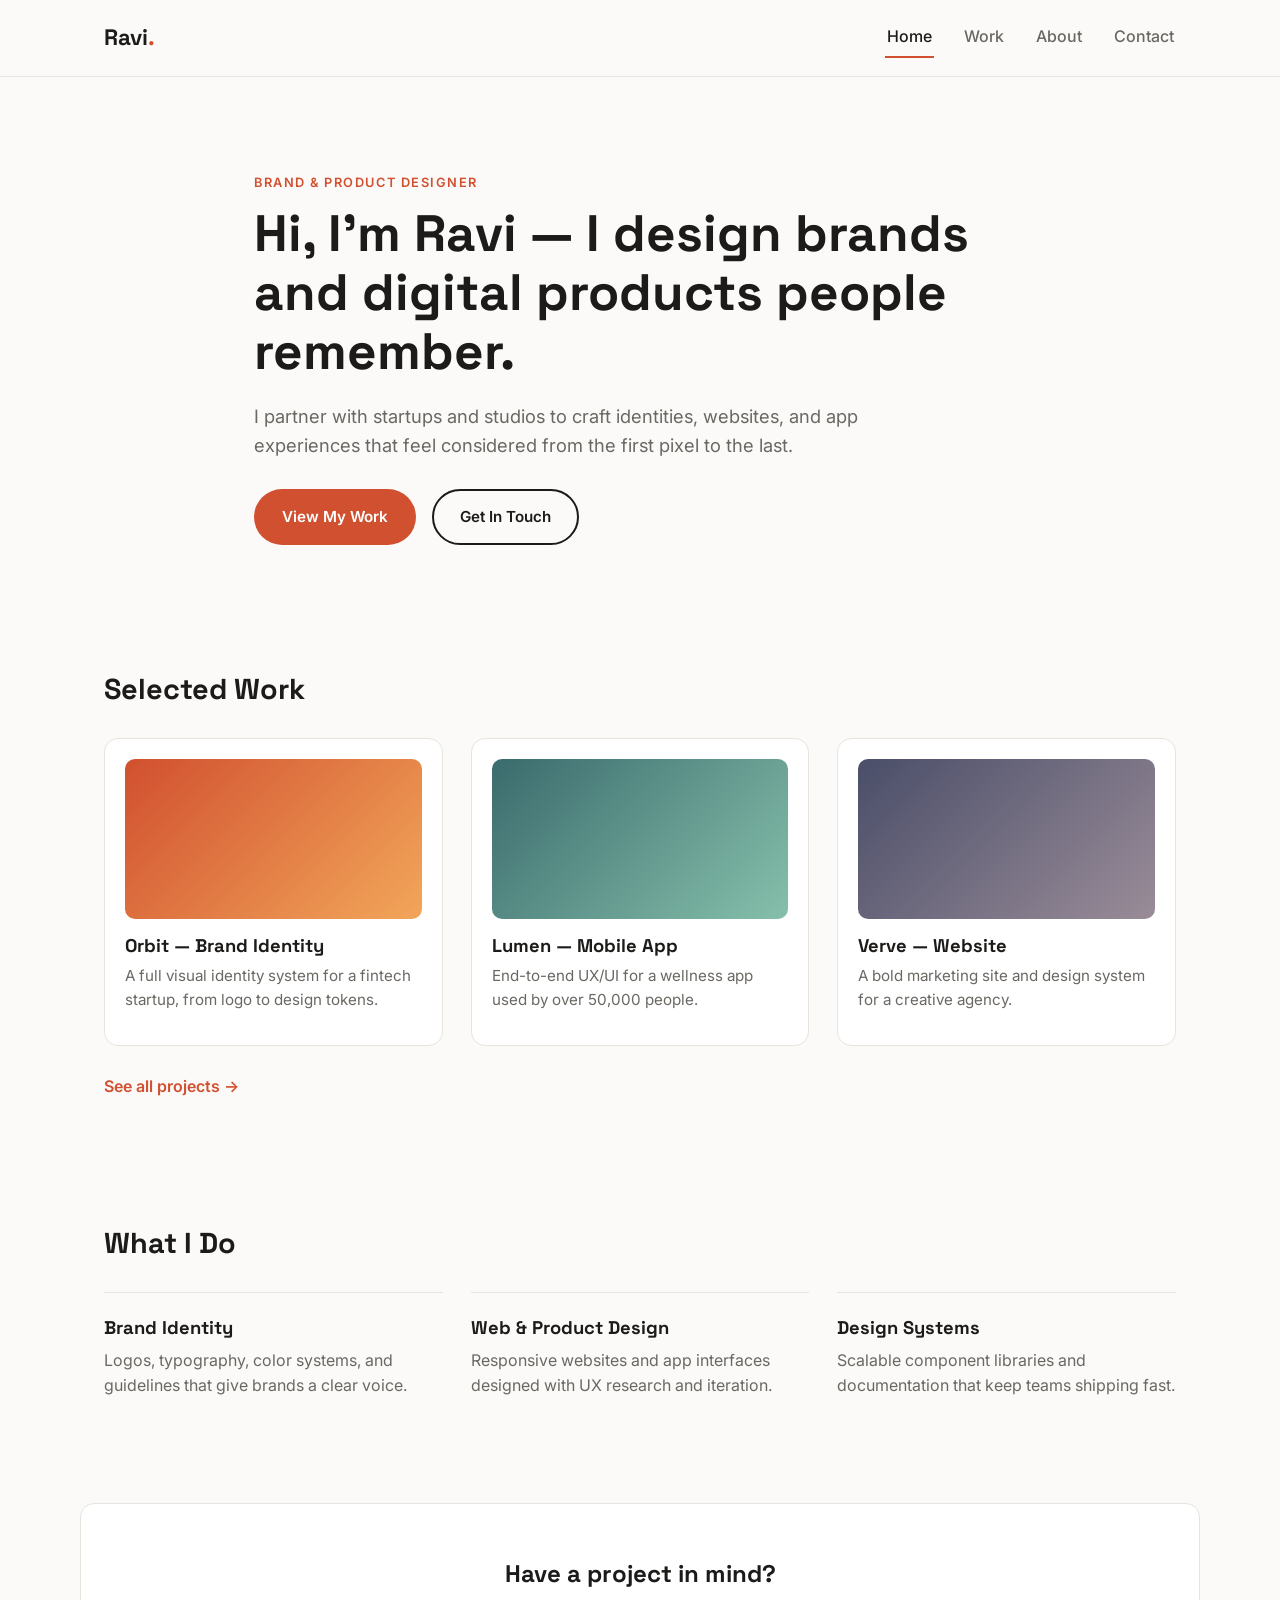
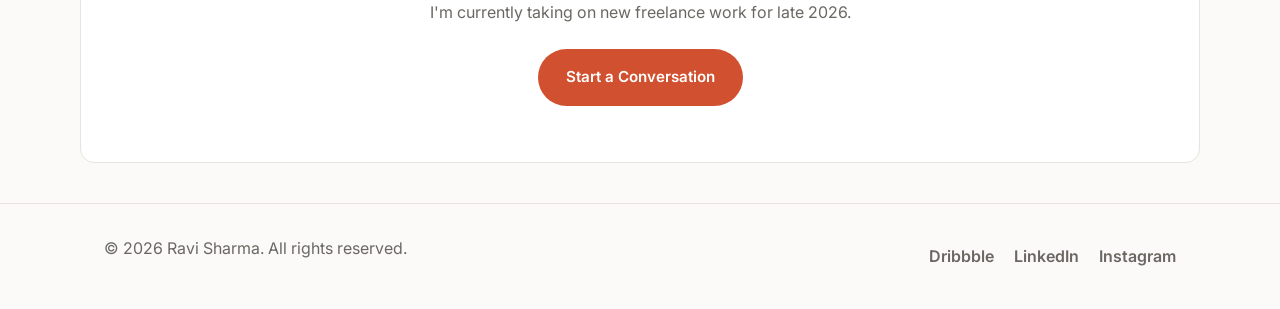
<file: index.html>
<!DOCTYPE html>
<html lang="en">
<head>
<meta charset="UTF-8">
<meta name="viewport" content="width=device-width, initial-scale=1.0">
<title>Ravi Sharma — Designer</title>
<meta name="description" content="Ravi Sharma is a multidisciplinary designer crafting brand identities, digital products, and print experiences.">
<link rel="preconnect" href="https://fonts.googleapis.com">
<link rel="stylesheet" href="https://fonts.googleapis.com/css2?family=Space+Grotesk:wght@400;500;700&family=Inter:wght@400;500;600&display=swap">
<link rel="stylesheet" href="css/styles.css">
</head>
<body>
<a class="skip-link" href="#main">Skip to content</a>
<header class="site-header">
  <div class="container header-inner">
    <a href="index.html" class="logo">Ravi<span>.</span></a>
    <button class="nav-toggle" id="navToggle" aria-label="Toggle navigation" aria-expanded="false" aria-controls="primaryNav">
      <span></span><span></span><span></span>
    </button>
    <nav class="site-nav" id="primaryNav">
      <a href="index.html" class="active">Home</a>
      <a href="work.html">Work</a>
      <a href="about.html">About</a>
      <a href="contact.html">Contact</a>
    </nav>
  </div>
</header>

<main id="main">
  <section class="hero container">
    <p class="eyebrow">Brand &amp; Product Designer</p>
    <h1>Hi, I'm Ravi — I design brands and digital products people remember.</h1>
    <p class="lead">I partner with startups and studios to craft identities, websites, and app experiences that feel considered from the first pixel to the last.</p>
    <div class="hero-actions">
      <a href="work.html" class="btn btn-primary">View My Work</a>
      <a href="contact.html" class="btn btn-outline">Get In Touch</a>
    </div>
  </section>

  <section class="section container">
    <h2 class="section-title">Selected Work</h2>
    <div class="grid grid-3">
      <article class="card">
        <div class="card-thumb thumb-1" role="img" aria-label="Orbit brand identity thumbnail"></div>
        <h3>Orbit — Brand Identity</h3>
        <p>A full visual identity system for a fintech startup, from logo to design tokens.</p>
      </article>
      <article class="card">
        <div class="card-thumb thumb-2" role="img" aria-label="Lumen app thumbnail"></div>
        <h3>Lumen — Mobile App</h3>
        <p>End-to-end UX/UI for a wellness app used by over 50,000 people.</p>
      </article>
      <article class="card">
        <div class="card-thumb thumb-3" role="img" aria-label="Verve website thumbnail"></div>
        <h3>Verve — Website</h3>
        <p>A bold marketing site and design system for a creative agency.</p>
      </article>
    </div>
    <div class="section-cta">
      <a href="work.html" class="link-arrow">See all projects →</a>
    </div>
  </section>

  <section class="section container services">
    <h2 class="section-title">What I Do</h2>
    <div class="grid grid-3">
      <div class="service">
        <h3>Brand Identity</h3>
        <p>Logos, typography, color systems, and guidelines that give brands a clear voice.</p>
      </div>
      <div class="service">
        <h3>Web &amp; Product Design</h3>
        <p>Responsive websites and app interfaces designed with UX research and iteration.</p>
      </div>
      <div class="service">
        <h3>Design Systems</h3>
        <p>Scalable component libraries and documentation that keep teams shipping fast.</p>
      </div>
    </div>
  </section>

  <section class="section container cta-band">
    <h2>Have a project in mind?</h2>
    <p>I'm currently taking on new freelance work for late 2026.</p>
    <a href="contact.html" class="btn btn-primary">Start a Conversation</a>
  </section>
</main>

<footer class="site-footer">
  <div class="container footer-inner">
    <p>&copy; <span id="year"></span> Ravi Sharma. All rights reserved.</p>
    <div class="social-links">
      <a href="https://dribbble.com" target="_blank" rel="noopener noreferrer">Dribbble</a>
      <a href="https://linkedin.com" target="_blank" rel="noopener noreferrer">LinkedIn</a>
      <a href="https://instagram.com" target="_blank" rel="noopener noreferrer">Instagram</a>
    </div>
  </div>
</footer>
<script src="js/main.js"></script>
</body>
</html>
</file>
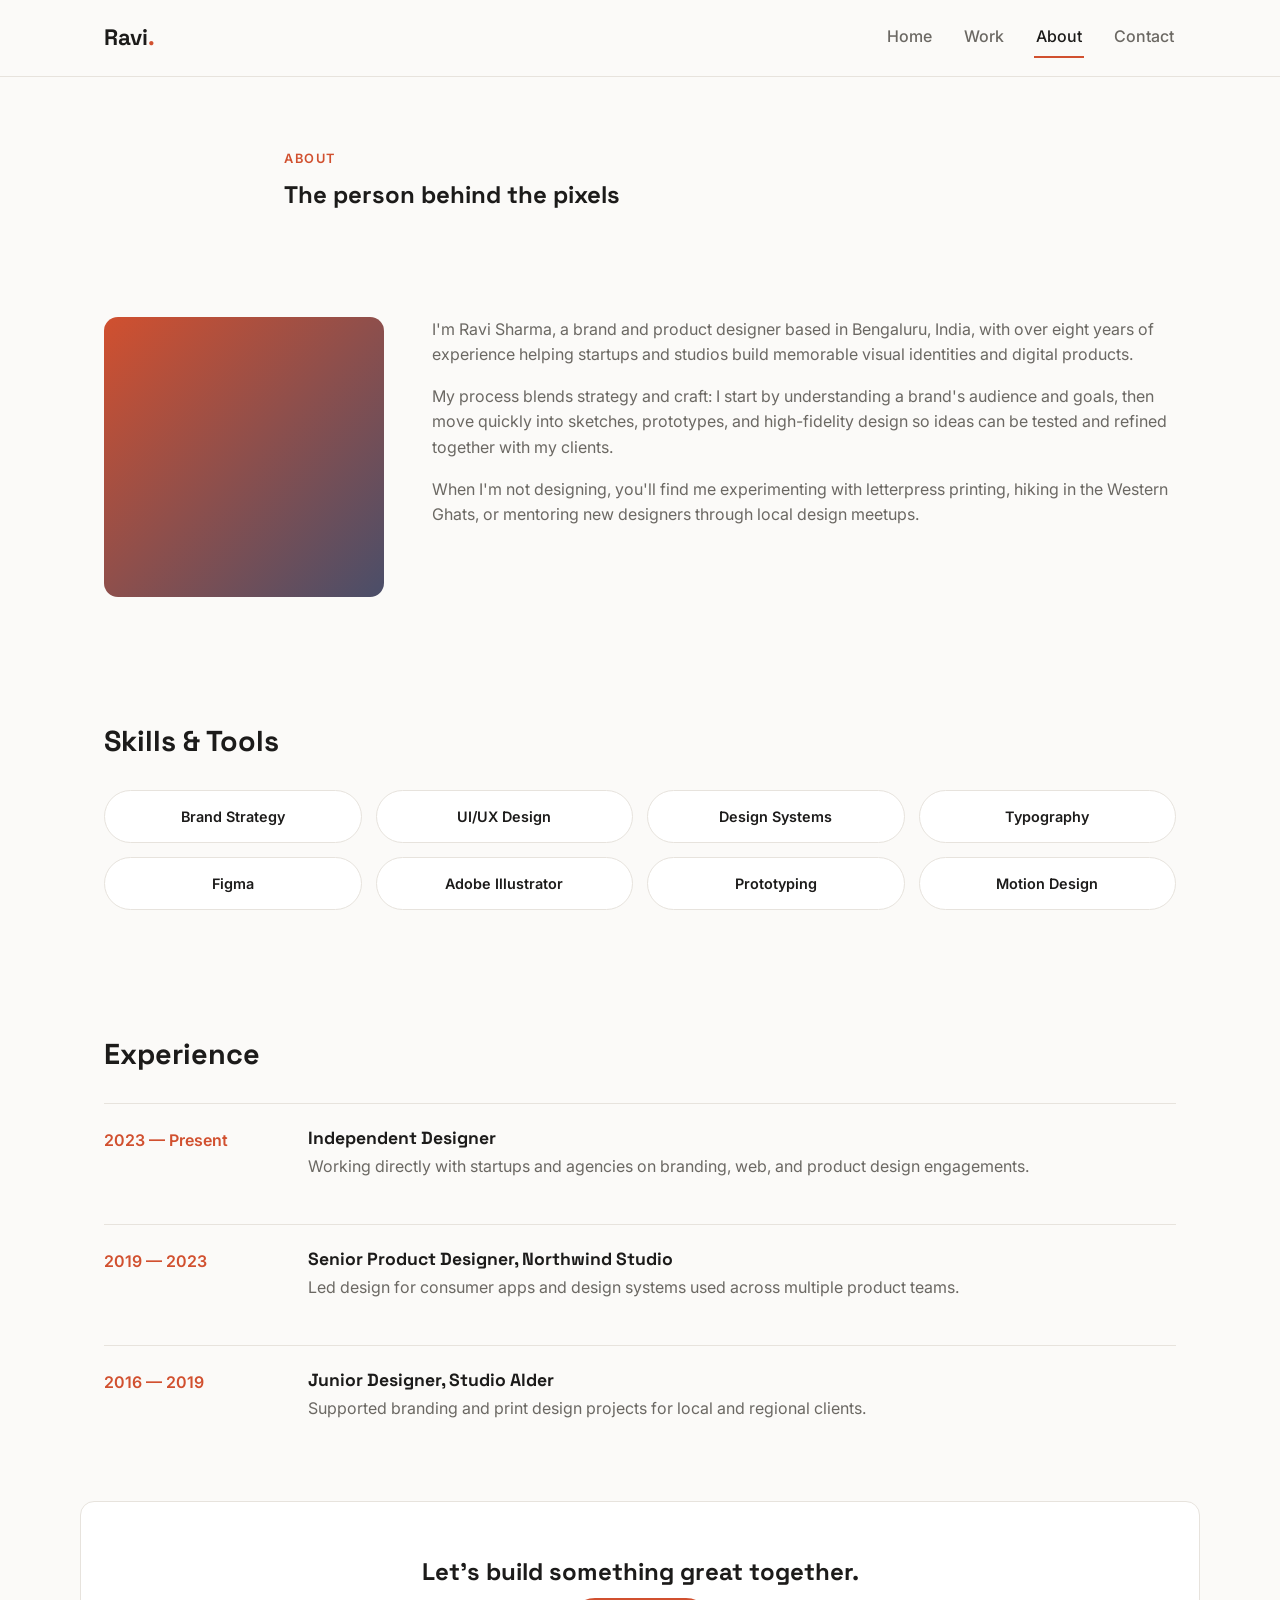
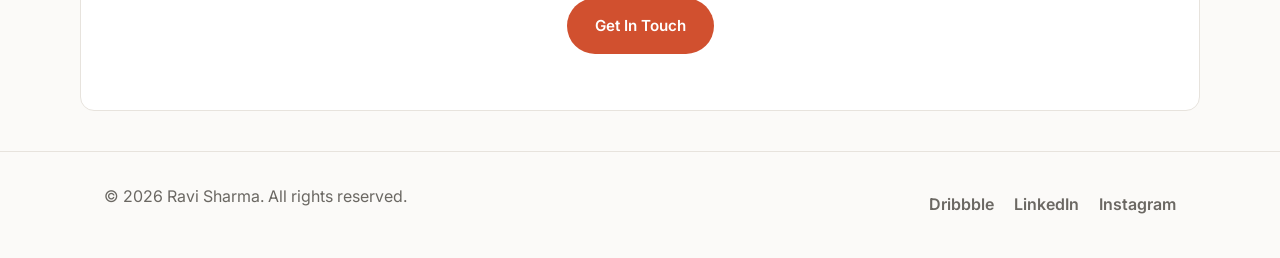
<file: about.html>
<!DOCTYPE html>
<html lang="en">
<head>
<meta charset="UTF-8">
<meta name="viewport" content="width=device-width, initial-scale=1.0">
<title>About — Ravi Sharma</title>
<meta name="description" content="Learn about Ravi Sharma's background, skills, and design process.">
<link rel="preconnect" href="https://fonts.googleapis.com">
<link rel="stylesheet" href="https://fonts.googleapis.com/css2?family=Space+Grotesk:wght@400;500;700&family=Inter:wght@400;500;600&display=swap">
<link rel="stylesheet" href="css/styles.css">
</head>
<body>
<a class="skip-link" href="#main">Skip to content</a>
<header class="site-header">
  <div class="container header-inner">
    <a href="index.html" class="logo">Ravi<span>.</span></a>
    <button class="nav-toggle" id="navToggle" aria-label="Toggle navigation" aria-expanded="false" aria-controls="primaryNav">
      <span></span><span></span><span></span>
    </button>
    <nav class="site-nav" id="primaryNav">
      <a href="index.html">Home</a>
      <a href="work.html">Work</a>
      <a href="about.html" class="active">About</a>
      <a href="contact.html">Contact</a>
    </nav>
  </div>
</header>

<main id="main">
  <section class="page-header container">
    <p class="eyebrow">About</p>
    <h1>The person behind the pixels</h1>
  </section>

  <section class="section container about-grid">
    <div class="about-photo" role="img" aria-label="Portrait placeholder of Ravi Sharma"></div>
    <div class="about-copy">
      <p>I'm Ravi Sharma, a brand and product designer based in Bengaluru, India, with over eight years of experience helping startups and studios build memorable visual identities and digital products.</p>
      <p>My process blends strategy and craft: I start by understanding a brand's audience and goals, then move quickly into sketches, prototypes, and high-fidelity design so ideas can be tested and refined together with my clients.</p>
      <p>When I'm not designing, you'll find me experimenting with letterpress printing, hiking in the Western Ghats, or mentoring new designers through local design meetups.</p>
    </div>
  </section>

  <section class="section container">
    <h2 class="section-title">Skills &amp; Tools</h2>
    <div class="grid grid-4 skills-grid">
      <div class="skill-pill">Brand Strategy</div>
      <div class="skill-pill">UI/UX Design</div>
      <div class="skill-pill">Design Systems</div>
      <div class="skill-pill">Typography</div>
      <div class="skill-pill">Figma</div>
      <div class="skill-pill">Adobe Illustrator</div>
      <div class="skill-pill">Prototyping</div>
      <div class="skill-pill">Motion Design</div>
    </div>
  </section>

  <section class="section container">
    <h2 class="section-title">Experience</h2>
    <ul class="timeline">
      <li>
        <div class="timeline-year">2023 — Present</div>
        <div class="timeline-body">
          <h3>Independent Designer</h3>
          <p>Working directly with startups and agencies on branding, web, and product design engagements.</p>
        </div>
      </li>
      <li>
        <div class="timeline-year">2019 — 2023</div>
        <div class="timeline-body">
          <h3>Senior Product Designer, Northwind Studio</h3>
          <p>Led design for consumer apps and design systems used across multiple product teams.</p>
        </div>
      </li>
      <li>
        <div class="timeline-year">2016 — 2019</div>
        <div class="timeline-body">
          <h3>Junior Designer, Studio Alder</h3>
          <p>Supported branding and print design projects for local and regional clients.</p>
        </div>
      </li>
    </ul>
  </section>

  <section class="section container cta-band">
    <h2>Let's build something great together.</h2>
    <a href="contact.html" class="btn btn-primary">Get In Touch</a>
  </section>
</main>

<footer class="site-footer">
  <div class="container footer-inner">
    <p>&copy; <span id="year"></span> Ravi Sharma. All rights reserved.</p>
    <div class="social-links">
      <a href="https://dribbble.com" target="_blank" rel="noopener noreferrer">Dribbble</a>
      <a href="https://linkedin.com" target="_blank" rel="noopener noreferrer">LinkedIn</a>
      <a href="https://instagram.com" target="_blank" rel="noopener noreferrer">Instagram</a>
    </div>
  </div>
</footer>
<script src="js/main.js"></script>
</body>
</html>
</file>
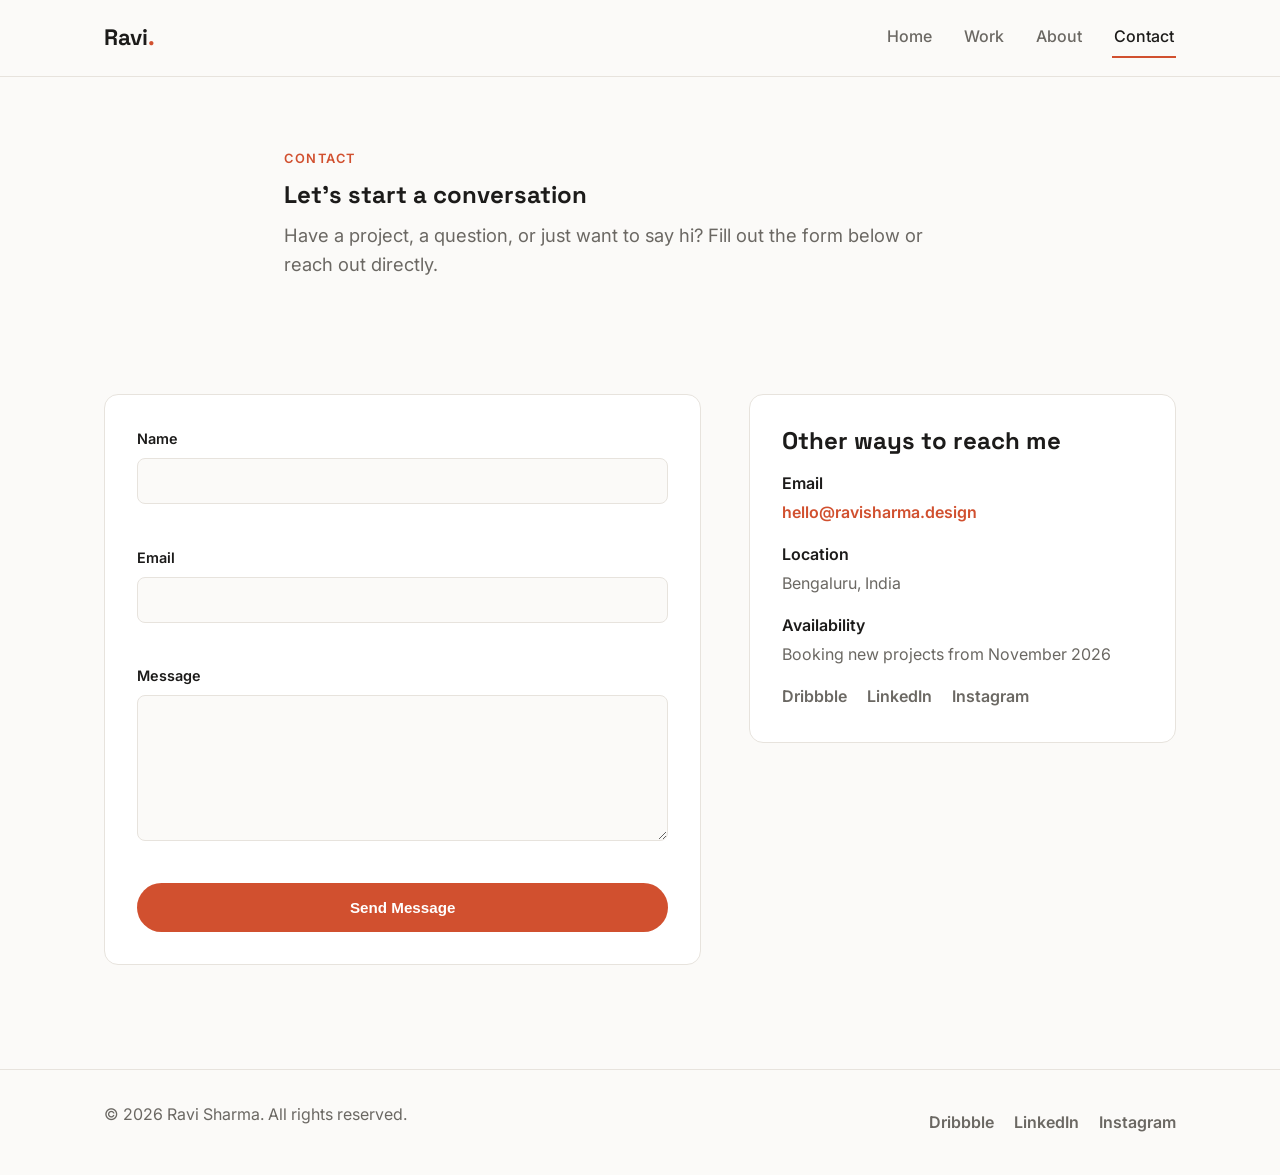
<file: contact.html>
<!DOCTYPE html>
<html lang="en">
<head>
<meta charset="UTF-8">
<meta name="viewport" content="width=device-width, initial-scale=1.0">
<title>Contact — Ravi Sharma</title>
<meta name="description" content="Get in touch with Ravi Sharma to discuss your next design project.">
<link rel="preconnect" href="https://fonts.googleapis.com">
<link rel="stylesheet" href="https://fonts.googleapis.com/css2?family=Space+Grotesk:wght@400;500;700&family=Inter:wght@400;500;600&display=swap">
<link rel="stylesheet" href="css/styles.css">
</head>
<body>
<a class="skip-link" href="#main">Skip to content</a>
<header class="site-header">
  <div class="container header-inner">
    <a href="index.html" class="logo">Ravi<span>.</span></a>
    <button class="nav-toggle" id="navToggle" aria-label="Toggle navigation" aria-expanded="false" aria-controls="primaryNav">
      <span></span><span></span><span></span>
    </button>
    <nav class="site-nav" id="primaryNav">
      <a href="index.html">Home</a>
      <a href="work.html">Work</a>
      <a href="about.html">About</a>
      <a href="contact.html" class="active">Contact</a>
    </nav>
  </div>
</header>

<main id="main">
  <section class="page-header container">
    <p class="eyebrow">Contact</p>
    <h1>Let's start a conversation</h1>
    <p class="lead">Have a project, a question, or just want to say hi? Fill out the form below or reach out directly.</p>
  </section>

  <section class="section container contact-grid">
    <form class="contact-form" id="contactForm" novalidate>
      <div class="form-row">
        <label for="name">Name</label>
        <input type="text" id="name" name="name" required autocomplete="name">
        <span class="form-error" id="nameError" role="alert"></span>
      </div>
      <div class="form-row">
        <label for="email">Email</label>
        <input type="email" id="email" name="email" required autocomplete="email">
        <span class="form-error" id="emailError" role="alert"></span>
      </div>
      <div class="form-row">
        <label for="message">Message</label>
        <textarea id="message" name="message" rows="6" required></textarea>
        <span class="form-error" id="messageError" role="alert"></span>
      </div>
      <button type="submit" class="btn btn-primary">Send Message</button>
      <p class="form-success" id="formSuccess" role="status" hidden>Thanks! Your message has been noted — Ravi will get back to you soon.</p>
    </form>

    <aside class="contact-info">
      <h2>Other ways to reach me</h2>
      <dl>
        <dt>Email</dt>
        <dd><a href="mailto:hello@ravisharma.design">hello@ravisharma.design</a></dd>
        <dt>Location</dt>
        <dd>Bengaluru, India</dd>
        <dt>Availability</dt>
        <dd>Booking new projects from November 2026</dd>
      </dl>
      <div class="social-links">
        <a href="https://dribbble.com" target="_blank" rel="noopener noreferrer">Dribbble</a>
        <a href="https://linkedin.com" target="_blank" rel="noopener noreferrer">LinkedIn</a>
        <a href="https://instagram.com" target="_blank" rel="noopener noreferrer">Instagram</a>
      </div>
    </aside>
  </section>
</main>

<footer class="site-footer">
  <div class="container footer-inner">
    <p>&copy; <span id="year"></span> Ravi Sharma. All rights reserved.</p>
    <div class="social-links">
      <a href="https://dribbble.com" target="_blank" rel="noopener noreferrer">Dribbble</a>
      <a href="https://linkedin.com" target="_blank" rel="noopener noreferrer">LinkedIn</a>
      <a href="https://instagram.com" target="_blank" rel="noopener noreferrer">Instagram</a>
    </div>
  </div>
</footer>
<script src="js/main.js"></script>
</body>
</html>
</file>
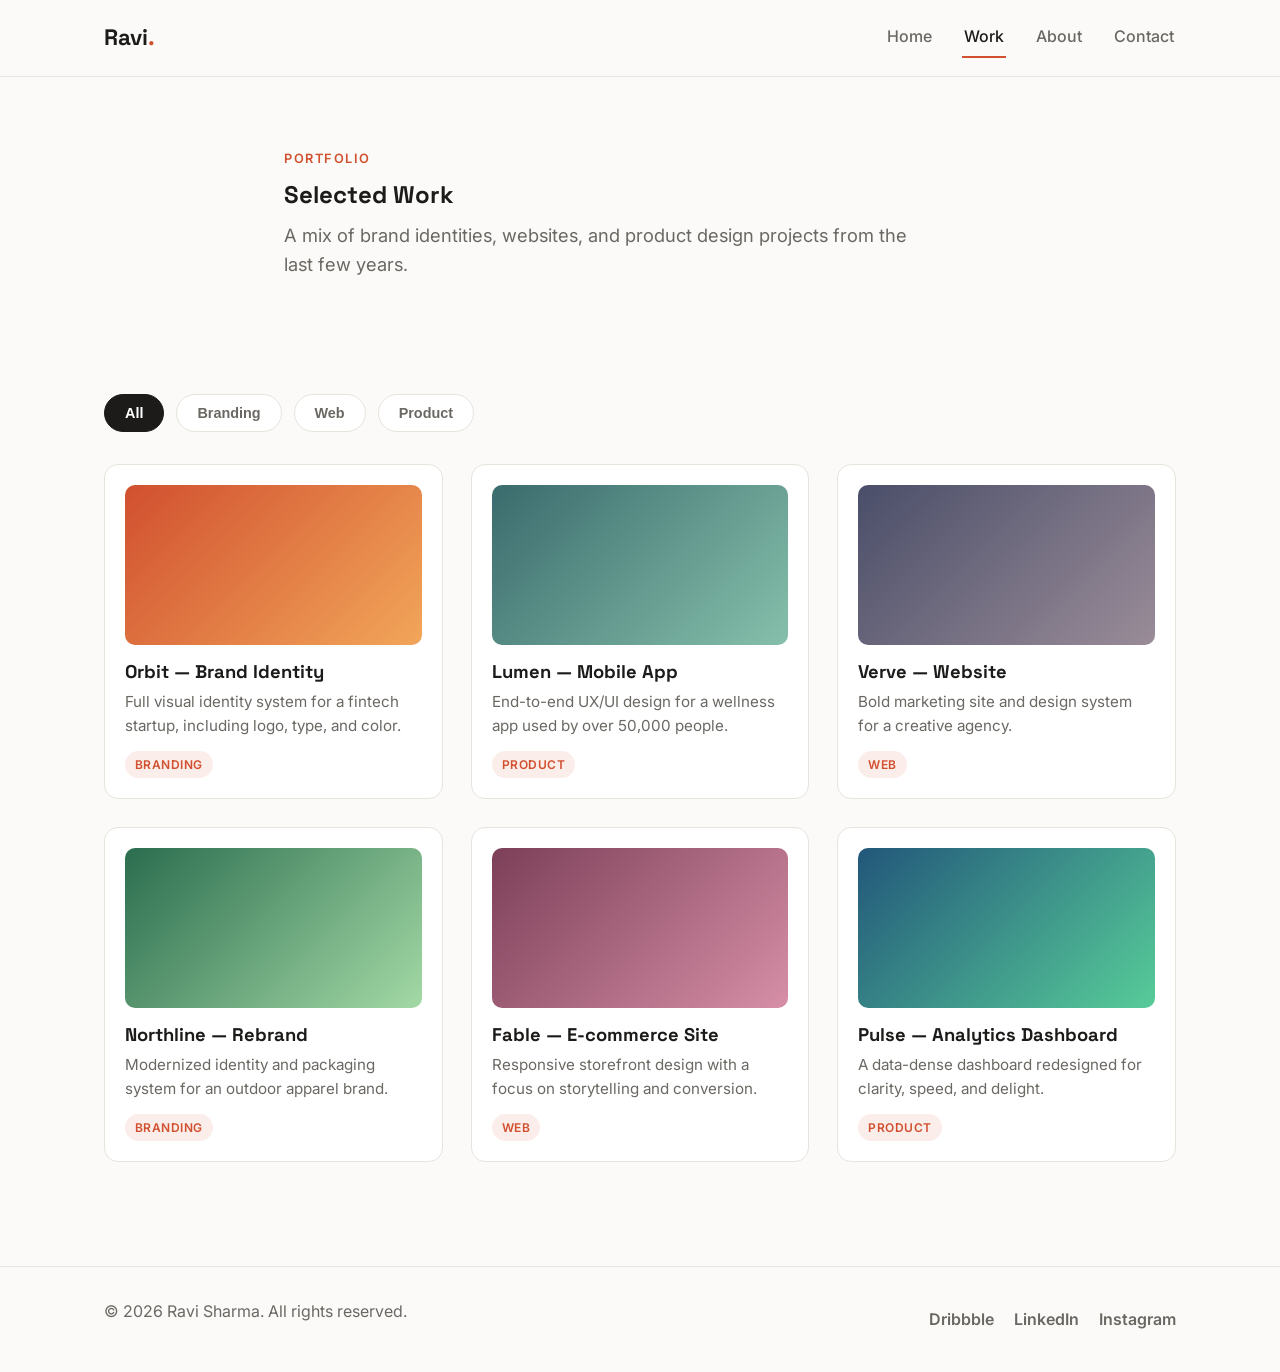
<file: work.html>
<!DOCTYPE html>
<html lang="en">
<head>
<meta charset="UTF-8">
<meta name="viewport" content="width=device-width, initial-scale=1.0">
<title>Work — Ravi Sharma</title>
<meta name="description" content="A selection of branding, web, and product design projects by Ravi Sharma.">
<link rel="preconnect" href="https://fonts.googleapis.com">
<link rel="stylesheet" href="https://fonts.googleapis.com/css2?family=Space+Grotesk:wght@400;500;700&family=Inter:wght@400;500;600&display=swap">
<link rel="stylesheet" href="css/styles.css">
</head>
<body>
<a class="skip-link" href="#main">Skip to content</a>
<header class="site-header">
  <div class="container header-inner">
    <a href="index.html" class="logo">Ravi<span>.</span></a>
    <button class="nav-toggle" id="navToggle" aria-label="Toggle navigation" aria-expanded="false" aria-controls="primaryNav">
      <span></span><span></span><span></span>
    </button>
    <nav class="site-nav" id="primaryNav">
      <a href="index.html">Home</a>
      <a href="work.html" class="active">Work</a>
      <a href="about.html">About</a>
      <a href="contact.html">Contact</a>
    </nav>
  </div>
</header>

<main id="main">
  <section class="page-header container">
    <p class="eyebrow">Portfolio</p>
    <h1>Selected Work</h1>
    <p class="lead">A mix of brand identities, websites, and product design projects from the last few years.</p>
  </section>

  <section class="section container">
    <div class="filter-bar" role="tablist" aria-label="Filter projects by category">
      <button class="filter-btn active" data-filter="all" role="tab" aria-selected="true">All</button>
      <button class="filter-btn" data-filter="branding" role="tab" aria-selected="false">Branding</button>
      <button class="filter-btn" data-filter="web" role="tab" aria-selected="false">Web</button>
      <button class="filter-btn" data-filter="product" role="tab" aria-selected="false">Product</button>
    </div>

    <div class="grid grid-3" id="projectGrid">
      <article class="card" data-category="branding">
        <div class="card-thumb thumb-1" role="img" aria-label="Orbit brand identity thumbnail"></div>
        <h3>Orbit — Brand Identity</h3>
        <p>Full visual identity system for a fintech startup, including logo, type, and color.</p>
        <span class="tag">Branding</span>
      </article>
      <article class="card" data-category="product">
        <div class="card-thumb thumb-2" role="img" aria-label="Lumen app thumbnail"></div>
        <h3>Lumen — Mobile App</h3>
        <p>End-to-end UX/UI design for a wellness app used by over 50,000 people.</p>
        <span class="tag">Product</span>
      </article>
      <article class="card" data-category="web">
        <div class="card-thumb thumb-3" role="img" aria-label="Verve website thumbnail"></div>
        <h3>Verve — Website</h3>
        <p>Bold marketing site and design system for a creative agency.</p>
        <span class="tag">Web</span>
      </article>
      <article class="card" data-category="branding">
        <div class="card-thumb thumb-4" role="img" aria-label="Northline brand identity thumbnail"></div>
        <h3>Northline — Rebrand</h3>
        <p>Modernized identity and packaging system for an outdoor apparel brand.</p>
        <span class="tag">Branding</span>
      </article>
      <article class="card" data-category="web">
        <div class="card-thumb thumb-5" role="img" aria-label="Fable website thumbnail"></div>
        <h3>Fable — E-commerce Site</h3>
        <p>Responsive storefront design with a focus on storytelling and conversion.</p>
        <span class="tag">Web</span>
      </article>
      <article class="card" data-category="product">
        <div class="card-thumb thumb-6" role="img" aria-label="Pulse dashboard thumbnail"></div>
        <h3>Pulse — Analytics Dashboard</h3>
        <p>A data-dense dashboard redesigned for clarity, speed, and delight.</p>
        <span class="tag">Product</span>
      </article>
    </div>
    <p class="empty-state" id="emptyState" hidden>No projects in this category yet.</p>
  </section>
</main>

<footer class="site-footer">
  <div class="container footer-inner">
    <p>&copy; <span id="year"></span> Ravi Sharma. All rights reserved.</p>
    <div class="social-links">
      <a href="https://dribbble.com" target="_blank" rel="noopener noreferrer">Dribbble</a>
      <a href="https://linkedin.com" target="_blank" rel="noopener noreferrer">LinkedIn</a>
      <a href="https://instagram.com" target="_blank" rel="noopener noreferrer">Instagram</a>
    </div>
  </div>
</footer>
<script src="js/main.js"></script>
</body>
</html>
</file>
<file: css/styles.css>
/* ===== Base & Variables ===== */
:root {
  --color-bg: #fbfaf8;
  --color-surface: #ffffff;
  --color-text: #1c1b1a;
  --color-muted: #6b6863;
  --color-primary: #d1502f;
  --color-primary-dark: #b23e21;
  --color-border: #e7e3dd;
  --font-display: 'Space Grotesk', sans-serif;
  --font-body: 'Inter', sans-serif;
  --radius: 14px;
  --max-width: 1120px;
}

* { box-sizing: border-box; }
html { scroll-behavior: smooth; }
body {
  margin: 0;
  font-family: var(--font-body);
  color: var(--color-text);
  background: var(--color-bg);
  line-height: 1.6;
}
h1, h2, h3 { font-family: var(--font-display); line-height: 1.15; margin: 0 0 0.5em; }
p { margin: 0 0 1em; color: var(--color-muted); }
a { color: inherit; text-decoration: none; }
img { max-width: 100%; display: block; }
ul { list-style: none; margin: 0; padding: 0; }

.container {
  max-width: var(--max-width);
  margin: 0 auto;
  padding: 0 24px;
}

.skip-link {
  position: absolute;
  left: -999px;
  top: 0;
  background: var(--color-primary);
  color: #fff;
  padding: 10px 16px;
  z-index: 1000;
  border-radius: 0 0 8px 0;
}
.skip-link:focus { left: 0; }

/* ===== Header ===== */
.site-header {
  position: sticky;
  top: 0;
  background: rgba(251, 250, 248, 0.92);
  backdrop-filter: blur(8px);
  border-bottom: 1px solid var(--color-border);
  z-index: 100;
}
.header-inner {
  display: flex;
  align-items: center;
  justify-content: space-between;
  padding-top: 18px;
  padding-bottom: 18px;
}
.logo {
  font-family: var(--font-display);
  font-weight: 700;
  font-size: 1.4rem;
}
.logo span { color: var(--color-primary); }

.site-nav {
  display: flex;
  gap: 28px;
}
.site-nav a {
  font-weight: 500;
  color: var(--color-muted);
  padding: 6px 2px;
  border-bottom: 2px solid transparent;
  transition: color 0.2s ease, border-color 0.2s ease;
}
.site-nav a:hover,
.site-nav a.active {
  color: var(--color-text);
  border-bottom-color: var(--color-primary);
}

.nav-toggle {
  display: none;
  flex-direction: column;
  justify-content: space-between;
  width: 26px;
  height: 18px;
  background: none;
  border: none;
  cursor: pointer;
  padding: 0;
}
.nav-toggle span {
  display: block;
  height: 2px;
  width: 100%;
  background: var(--color-text);
  border-radius: 2px;
}

/* ===== Hero ===== */
.hero {
  padding: 96px 24px 64px;
  max-width: 820px;
}
.eyebrow {
  text-transform: uppercase;
  letter-spacing: 0.12em;
  font-size: 0.8rem;
  font-weight: 600;
  color: var(--color-primary);
  margin-bottom: 12px;
}
.hero h1 {
  font-size: clamp(2rem, 5vw, 3.2rem);
  margin-bottom: 20px;
}
.lead {
  font-size: 1.15rem;
  max-width: 640px;
}
.hero-actions {
  display: flex;
  gap: 16px;
  margin-top: 28px;
  flex-wrap: wrap;
}

/* ===== Buttons ===== */
.btn {
  display: inline-block;
  padding: 14px 26px;
  border-radius: 999px;
  font-weight: 600;
  font-size: 0.95rem;
  transition: transform 0.15s ease, background 0.2s ease, color 0.2s ease;
  border: 2px solid transparent;
}
.btn:hover { transform: translateY(-2px); }
.btn-primary {
  background: var(--color-primary);
  color: #fff;
}
.btn-primary:hover { background: var(--color-primary-dark); }
.btn-outline {
  border-color: var(--color-text);
  color: var(--color-text);
}
.btn-outline:hover { background: var(--color-text); color: #fff; }

/* ===== Sections ===== */
.section { padding: 64px 24px; }
.section-title {
  font-size: 1.8rem;
  margin-bottom: 32px;
}
.section-cta { margin-top: 28px; }
.link-arrow {
  font-weight: 600;
  color: var(--color-primary);
}
.link-arrow:hover { text-decoration: underline; }

.page-header {
  padding: 72px 24px 32px;
  max-width: 760px;
}

/* ===== Grid & Cards ===== */
.grid { display: grid; gap: 28px; }
.grid-3 { grid-template-columns: repeat(3, 1fr); }
.grid-4 { grid-template-columns: repeat(4, 1fr); }

.card {
  background: var(--color-surface);
  border: 1px solid var(--color-border);
  border-radius: var(--radius);
  padding: 20px;
  transition: transform 0.2s ease, box-shadow 0.2s ease;
}
.card:hover {
  transform: translateY(-4px);
  box-shadow: 0 12px 24px rgba(28, 27, 26, 0.08);
}
.card-thumb {
  height: 160px;
  border-radius: 10px;
  margin-bottom: 16px;
  background-size: cover;
  background-position: center;
}
.thumb-1 { background: linear-gradient(135deg, #d1502f, #f2a65a); }
.thumb-2 { background: linear-gradient(135deg, #3a6b6d, #86c0ab); }
.thumb-3 { background: linear-gradient(135deg, #4a4e69, #9a8c98); }
.thumb-4 { background: linear-gradient(135deg, #2b6d4f, #a3d9a5); }
.thumb-5 { background: linear-gradient(135deg, #7c3f58, #d68fa6); }
.thumb-6 { background: linear-gradient(135deg, #22577a, #57cc99); }

.card h3 { font-size: 1.15rem; margin-bottom: 8px; }
.card p { margin-bottom: 12px; font-size: 0.95rem; }
.tag {
  display: inline-block;
  font-size: 0.75rem;
  font-weight: 600;
  text-transform: uppercase;
  letter-spacing: 0.04em;
  color: var(--color-primary);
  background: rgba(209, 80, 47, 0.1);
  padding: 4px 10px;
  border-radius: 999px;
}

/* ===== Services ===== */
.service {
  padding: 24px 0;
  border-top: 1px solid var(--color-border);
}
.service h3 { font-size: 1.15rem; }

/* ===== CTA Band ===== */
.cta-band {
  text-align: center;
  background: var(--color-surface);
  border: 1px solid var(--color-border);
  border-radius: var(--radius);
  padding: 56px 24px;
}
.cta-band h2 { margin-bottom: 12px; }
.cta-band p { margin-bottom: 24px; }

/* ===== Filter bar (Work page) ===== */
.filter-bar {
  display: flex;
  gap: 12px;
  margin-bottom: 32px;
  flex-wrap: wrap;
}
.filter-btn {
  background: var(--color-surface);
  border: 1px solid var(--color-border);
  border-radius: 999px;
  padding: 10px 20px;
  font-weight: 600;
  font-size: 0.9rem;
  cursor: pointer;
  color: var(--color-muted);
  transition: background 0.2s ease, color 0.2s ease;
}
.filter-btn:hover { color: var(--color-text); }
.filter-btn.active {
  background: var(--color-text);
  color: #fff;
  border-color: var(--color-text);
}
.empty-state { text-align: center; padding: 40px 0; }

/* ===== About page ===== */
.about-grid {
  display: grid;
  grid-template-columns: 280px 1fr;
  gap: 48px;
  align-items: start;
}
.about-photo {
  aspect-ratio: 1 / 1;
  border-radius: var(--radius);
  background: linear-gradient(135deg, #d1502f, #4a4e69);
}
.skills-grid { gap: 14px; }
.skill-pill {
  background: var(--color-surface);
  border: 1px solid var(--color-border);
  border-radius: 999px;
  padding: 14px 18px;
  text-align: center;
  font-weight: 600;
  font-size: 0.9rem;
}

.timeline { display: flex; flex-direction: column; gap: 28px; }
.timeline li {
  display: grid;
  grid-template-columns: 180px 1fr;
  gap: 24px;
  border-top: 1px solid var(--color-border);
  padding-top: 24px;
}
.timeline-year { font-weight: 600; color: var(--color-primary); }
.timeline-body h3 { font-size: 1.1rem; margin-bottom: 6px; }

/* ===== Contact page ===== */
.contact-grid {
  display: grid;
  grid-template-columns: 1.4fr 1fr;
  gap: 48px;
  align-items: start;
}
.contact-form {
  background: var(--color-surface);
  border: 1px solid var(--color-border);
  border-radius: var(--radius);
  padding: 32px;
  display: flex;
  flex-direction: column;
  gap: 20px;
}
.form-row { display: flex; flex-direction: column; gap: 8px; }
.form-row label { font-weight: 600; font-size: 0.9rem; }
.form-row input,
.form-row textarea {
  font-family: var(--font-body);
  font-size: 1rem;
  padding: 12px 14px;
  border-radius: 8px;
  border: 1px solid var(--color-border);
  background: var(--color-bg);
  color: var(--color-text);
  resize: vertical;
}
.form-row input:focus,
.form-row textarea:focus {
  outline: 2px solid var(--color-primary);
  outline-offset: 1px;
}
.form-error {
  color: var(--color-primary-dark);
  font-size: 0.85rem;
  min-height: 1em;
}
.form-success {
  color: #2b6d4f;
  font-weight: 600;
}
.contact-info {
  background: var(--color-surface);
  border: 1px solid var(--color-border);
  border-radius: var(--radius);
  padding: 32px;
}
.contact-info dt { font-weight: 600; margin-top: 16px; }
.contact-info dt:first-child { margin-top: 0; }
.contact-info dd { margin: 4px 0 0; color: var(--color-muted); }
.contact-info a { color: var(--color-primary); font-weight: 600; }

/* ===== Footer ===== */
.site-footer {
  border-top: 1px solid var(--color-border);
  padding: 32px 0;
  margin-top: 40px;
}
.footer-inner {
  display: flex;
  justify-content: space-between;
  align-items: center;
  flex-wrap: wrap;
  gap: 16px;
}
.social-links { display: flex; gap: 20px; }
.social-links a { font-weight: 600; color: var(--color-muted); }
.social-links a:hover { color: var(--color-primary); }

/* ===== Responsive ===== */
@media (max-width: 860px) {
  .grid-3 { grid-template-columns: repeat(2, 1fr); }
  .grid-4 { grid-template-columns: repeat(2, 1fr); }
  .about-grid { grid-template-columns: 1fr; }
  .about-photo { max-width: 260px; }
  .contact-grid { grid-template-columns: 1fr; }
}

@media (max-width: 640px) {
  .nav-toggle { display: flex; }
  .site-nav {
    position: absolute;
    top: 100%;
    left: 0;
    right: 0;
    background: var(--color-surface);
    border-bottom: 1px solid var(--color-border);
    flex-direction: column;
    padding: 16px 24px 24px;
    gap: 16px;
    display: none;
  }
  .site-nav.open { display: flex; }
  .grid-3, .grid-4 { grid-template-columns: 1fr; }
  .timeline li { grid-template-columns: 1fr; }
  .hero { padding-top: 64px; }
}
</file>
